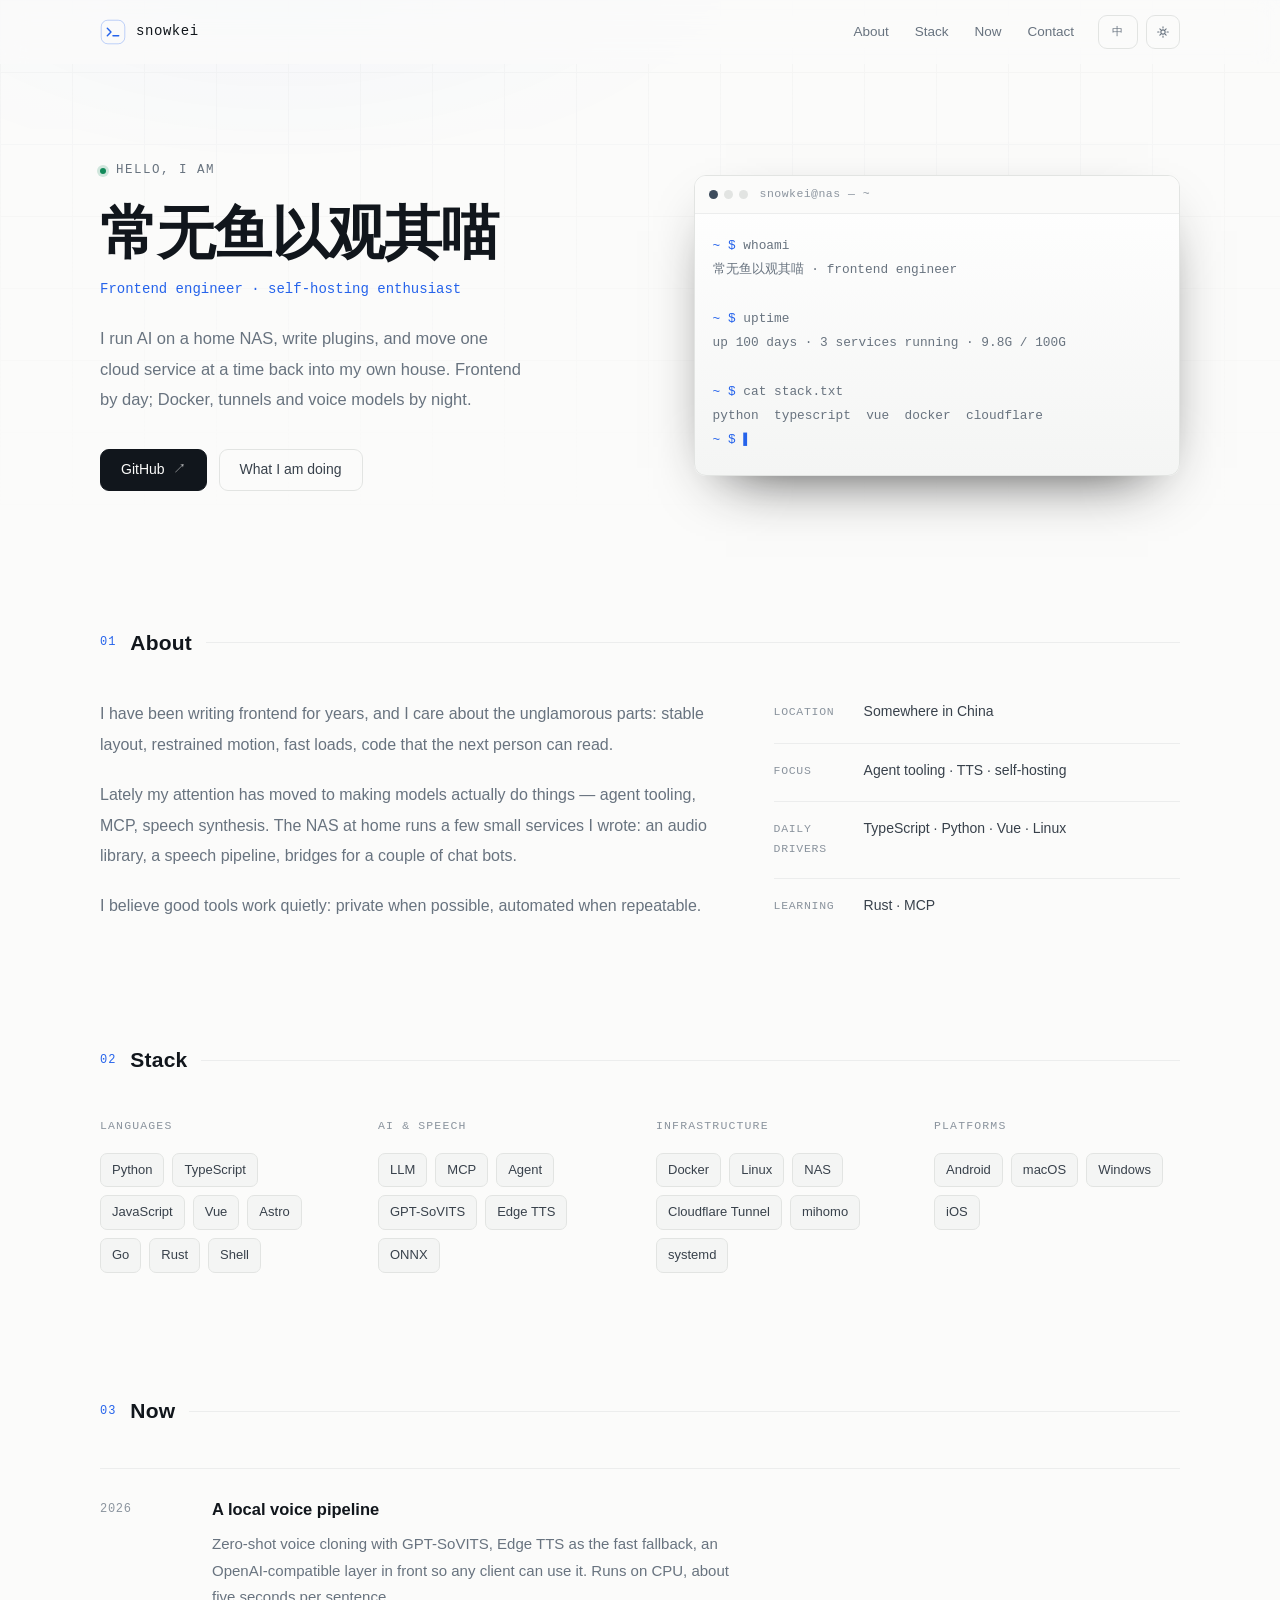
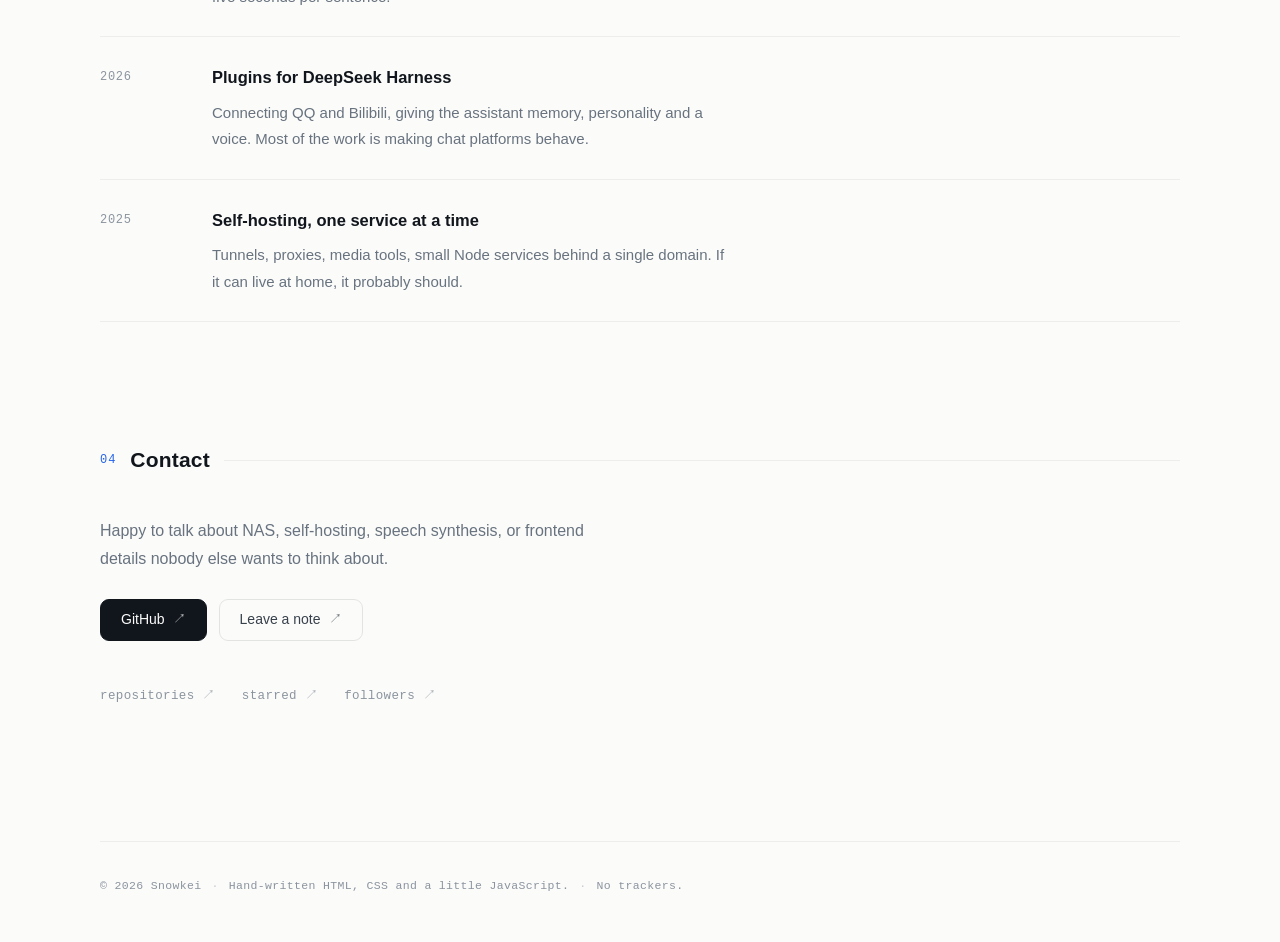
<file: index.html>
<!doctype html>
<html lang="zh-CN" data-theme="dark">
<head>
<meta charset="utf-8">
<meta name="viewport" content="width=device-width, initial-scale=1, viewport-fit=cover">
<title>常无鱼以观其喵 · Snowkei</title>
<meta name="description" content="Snowkei —— 在 NAS 上跑 AI、写插件、做自托管的前端工程师。">
<meta name="author" content="Snowkei">
<meta property="og:title" content="常无鱼以观其喵 · Snowkei">
<meta property="og:description" content="在 NAS 上跑 AI、写插件、做自托管的前端工程师。">
<meta property="og:type" content="website">
<meta name="theme-color" content="#0a0e13">
<link rel="icon" href="assets/mark.svg" type="image/svg+xml">
<script>
  (function () {
    try {
      var t = localStorage.getItem('theme');
      var sys = window.matchMedia('(prefers-color-scheme: light)').matches ? 'light' : 'dark';
      document.documentElement.dataset.theme = t || sys;
      var l = localStorage.getItem('lang');
      if (l) document.documentElement.lang = l === 'en' ? 'en' : 'zh-CN';
    } catch (e) {}
  })();
</script>
<link rel="stylesheet" href="assets/style.css">
</head>
<body>

<header class="nav" id="nav">
  <a class="brand" href="#top" aria-label="回到顶部">
    <svg class="mark" viewBox="0 0 32 32" aria-hidden="true">
      <rect x="1.5" y="1.5" width="29" height="29" rx="8" fill="none" stroke="currentColor" stroke-opacity=".35"/>
      <path d="M9 11.5 13.5 16 9 20.5" fill="none" stroke="currentColor" stroke-width="1.8" stroke-linecap="round" stroke-linejoin="round"/>
      <path d="M16 20.5h7" stroke="currentColor" stroke-width="1.8" stroke-linecap="round"/>
    </svg>
    <span class="brand-name">snowkei</span>
  </a>
  <nav class="nav-links" aria-label="主导航">
    <a href="#about" data-en="About">关于</a>
    <a href="#stack" data-en="Stack">技术栈</a>
    <a href="#now" data-en="Now">现在</a>
    <a href="#contact" data-en="Contact">联系</a>
  </nav>
  <div class="nav-tools">
    <button class="icon-btn" id="langBtn" type="button" aria-label="切换语言 / Switch language" title="中文 / English">
      <span id="langLabel">EN</span>
    </button>
    <button class="icon-btn" id="themeBtn" type="button" aria-label="切换主题 / Toggle theme" title="深浅色">
      <svg viewBox="0 0 24 24" width="16" height="16" aria-hidden="true"><path class="sun" d="M12 4v2m0 12v2m8-8h-2M6 12H4m12.7-4.7-1.4 1.4M8.7 15.3l-1.4 1.4m0-9.4 1.4 1.4m6.6 6.6 1.4 1.4" stroke="currentColor" stroke-width="1.6" stroke-linecap="round"/><circle class="sun" cx="12" cy="12" r="3.2" fill="none" stroke="currentColor" stroke-width="1.6"/><path class="moon" d="M20 14.5A8.5 8.5 0 0 1 9.5 4a8.5 8.5 0 1 0 10.5 10.5Z" fill="none" stroke="currentColor" stroke-width="1.6" stroke-linejoin="round"/></svg>
    </button>
  </div>
</header>

<main id="top">

  <!-- Hero -->
  <section class="hero wrap">
    <div class="hero-copy">
      <p class="eyebrow"><span class="dot"></span> <span data-en="Hello, I am">你好，我是</span></p>
      <h1 class="name">常无鱼以观其喵</h1>
      <p class="role">
        <span data-en="Frontend engineer · self-hosting enthusiast">前端工程师 · 自托管爱好者</span>
      </p>
      <p class="lede" data-en="I run AI on a home NAS, write plugins, and move one cloud service at a time back into my own house. Frontend by day; Docker, tunnels and voice models by night.">
        在一台飞牛 NAS 上跑 AI、写插件，把云服务一个个搬回自己家。白天做前端，晚上和 Docker、隧道、语音模型打交道。
      </p>
      <div class="hero-actions">
        <a class="btn primary" href="https://github.com/Snowkei" target="_blank" rel="noopener">
          GitHub <span class="arrow">↗</span>
        </a>
        <a class="btn ghost" href="#now" data-en="What I am doing">最近在做什么</a>
      </div>
    </div>

    <div class="term" aria-hidden="true">
      <div class="term-bar">
        <span class="tl"><i></i><i></i><i></i></span>
        <span class="term-title">snowkei@nas — ~</span>
      </div>
      <pre class="term-body"><code><span class="prompt">~ $</span> whoami
常无鱼以观其喵 · frontend engineer

<span class="prompt">~ $</span> uptime
up 100 days · 3 services running · 9.8G / 100G

<span class="prompt">~ $</span> cat stack.txt
python  typescript  vue  docker  cloudflare
<span class="prompt">~ $</span> <span class="cursor">▌</span></code></pre>
    </div>
  </section>

  <!-- 01 About -->
  <section class="section wrap" id="about">
    <div class="sec-head">
      <span class="num">01</span>
      <h2 data-en="About">关于</h2>
      <span class="rule"></span>
    </div>
    <div class="two-col">
      <div class="prose">
        <p data-en="I have been writing frontend for years, and I care about the unglamorous parts: stable layout, restrained motion, fast loads, code that the next person can read.">
          写前端有些年头了，在意的是那些不显眼的部分：布局要稳、动效要克制、加载要快，代码要让下一个人看得懂。
        </p>
        <p data-en="Lately my attention has moved to making models actually do things — agent tooling, MCP, speech synthesis. The NAS at home runs a few small services I wrote: an audio library, a speech pipeline, bridges for a couple of chat bots.">
          近几年把兴趣挪到了「让模型真正动手」——Agent 工具链、MCP、语音合成。家里的 NAS 常年跑着几个自己写的小服务：一个音声库、一条语音管线、几个社区机器人的桥。
        </p>
        <p data-en="I believe good tools work quietly: private when possible, automated when repeatable.">
          相信工具应该安静地工作：能私有就私有，能自动化就别手动。
        </p>
      </div>
      <dl class="facts">
        <div><dt data-en="Location">坐标</dt><dd data-en="Somewhere in China">中国 · 某处</dd></div>
        <div><dt data-en="Focus">关注</dt><dd data-en="Agent tooling · TTS · self-hosting">Agent 工具链 · TTS · 自托管</dd></div>
        <div><dt data-en="Daily drivers">常用</dt><dd>TypeScript · Python · Vue · Linux</dd></div>
        <div><dt data-en="Learning">在学</dt><dd>Rust · MCP</dd></div>
      </dl>
    </div>
  </section>

  <!-- 02 Stack -->
  <section class="section wrap" id="stack">
    <div class="sec-head">
      <span class="num">02</span>
      <h2 data-en="Stack">技术栈</h2>
      <span class="rule"></span>
    </div>
    <div class="stack-grid">
      <div class="stack-col">
        <h3 data-en="Languages">语言</h3>
        <ul class="chips">
          <li>Python</li><li>TypeScript</li><li>JavaScript</li><li>Vue</li><li>Astro</li><li>Go</li><li>Rust</li><li>Shell</li>
        </ul>
      </div>
      <div class="stack-col">
        <h3 data-en="AI &amp; Speech">AI 与语音</h3>
        <ul class="chips">
          <li>LLM</li><li>MCP</li><li>Agent</li><li>GPT-SoVITS</li><li>Edge TTS</li><li>ONNX</li>
        </ul>
      </div>
      <div class="stack-col">
        <h3 data-en="Infrastructure">部署与网络</h3>
        <ul class="chips">
          <li>Docker</li><li>Linux</li><li>NAS</li><li>Cloudflare Tunnel</li><li>mihomo</li><li>systemd</li>
        </ul>
      </div>
      <div class="stack-col">
        <h3 data-en="Platforms">平台</h3>
        <ul class="chips">
          <li>Android</li><li>macOS</li><li>Windows</li><li>iOS</li>
        </ul>
      </div>
    </div>
  </section>

  <!-- 03 Now -->
  <section class="section wrap" id="now">
    <div class="sec-head">
      <span class="num">03</span>
      <h2 data-en="Now">现在</h2>
      <span class="rule"></span>
    </div>
    <ul class="timeline">
      <li>
        <span class="when">2026</span>
        <div>
          <h3 data-en="A local voice pipeline">本地语音管线</h3>
          <p data-en="Zero-shot voice cloning with GPT-SoVITS, Edge TTS as the fast fallback, an OpenAI-compatible layer in front so any client can use it. Runs on CPU, about five seconds per sentence.">
            用 GPT-SoVITS 做零样本音色克隆，Edge TTS 兜底快路径，前面套一层 OpenAI 兼容接口，任何客户端都能接。纯 CPU，一句约五秒。
          </p>
        </div>
      </li>
      <li>
        <span class="when">2026</span>
        <div>
          <h3 data-en="Plugins for DeepSeek Harness">DSH 插件</h3>
          <p data-en="Connecting QQ and Bilibili, giving the assistant memory, personality and a voice. Most of the work is making chat platforms behave.">
            把 QQ 和 B 站接进来，给助手记忆、人格和声音。大部分时间花在跟聊天平台讲道理。
          </p>
        </div>
      </li>
      <li>
        <span class="when">2025</span>
        <div>
          <h3 data-en="Self-hosting, one service at a time">自托管，一个服务一个服务地搬</h3>
          <p data-en="Tunnels, proxies, media tools, small Node services behind a single domain. If it can live at home, it probably should.">
            隧道、代理、媒体工具、一堆 Node 小服务，收在同一个域名后面。能住在家里，就别住外面。
          </p>
        </div>
      </li>
    </ul>
  </section>

  <!-- 04 Contact -->
  <section class="section wrap" id="contact">
    <div class="sec-head">
      <span class="num">04</span>
      <h2 data-en="Contact">联系</h2>
      <span class="rule"></span>
    </div>
    <div class="contact">
      <p class="contact-lede" data-en="Happy to talk about NAS, self-hosting, speech synthesis, or frontend details nobody else wants to think about.">
        想聊 NAS、自托管、语音合成，或者那些没人愿意细想的前端细节，都欢迎。
      </p>
      <div class="contact-links">
        <a class="btn primary" href="https://github.com/Snowkei" target="_blank" rel="noopener">GitHub <span class="arrow">↗</span></a>
        <a class="btn ghost" href="https://github.com/Snowkei/Snowkei/issues" target="_blank" rel="noopener"><span data-en="Leave a note">留言</span> <span class="arrow">↗</span></a>
      </div>
      <nav class="links-row" aria-label="GitHub 链接">
        <a href="https://github.com/Snowkei?tab=repositories" target="_blank" rel="noopener">repositories <span class="arrow">↗</span></a>
        <a href="https://github.com/Snowkei?tab=stars" target="_blank" rel="noopener">starred <span class="arrow">↗</span></a>
        <a href="https://github.com/Snowkei?tab=followers" target="_blank" rel="noopener">followers <span class="arrow">↗</span></a>
      </nav>
    </div>
  </section>

</main>

<footer class="footer wrap">
  <span>© <span id="year">2026</span> Snowkei</span>
  <span class="sep">·</span>
  <span data-en="Hand-written HTML, CSS and a little JavaScript.">纯手写 HTML / CSS / 一点点 JavaScript</span>
  <span class="sep">·</span>
  <span data-en="No trackers.">没有追踪</span>
</footer>

<script src="assets/main.js"></script>
</body>
</html>
</file>
<file: assets/style.css>
:root {
  --bg: #0a0e13;
  --bg-soft: #0e141b;
  --bg-raise: #121a23;
  --line: #1b2632;
  --line-soft: #16202a;
  --text: #cfd9e4;
  --text-strong: #eef3f8;
  --muted: #7c8b9b;
  --muted-2: #5d6b7a;
  --accent: #6ea8fe;
  --accent-soft: rgba(110, 168, 254, .12);
  --green: #6ee7a8;
  --mono: ui-monospace, SFMono-Regular, "SF Mono", "JetBrains Mono", Menlo, Consolas, monospace;
  --sans: "Inter", -apple-system, BlinkMacSystemFont, "Segoe UI", "PingFang SC", "Hiragino Sans GB", "Microsoft YaHei", sans-serif;
  --wrap: 1080px;
  --radius: 12px;
  color-scheme: dark;
}

[data-theme="light"] {
  --bg: #fbfbfa;
  --bg-soft: #f4f5f4;
  --bg-raise: #ffffff;
  --line: #e2e4e2;
  --line-soft: #eceded;
  --text: #38414b;
  --text-strong: #11161c;
  --muted: #68737f;
  --muted-2: #8b949e;
  --accent: #2563eb;
  --accent-soft: rgba(37, 99, 235, .08);
  --green: #128a5a;
  color-scheme: light;
}

* { box-sizing: border-box; }

html { scroll-behavior: smooth; }

body {
  margin: 0;
  background: var(--bg);
  color: var(--text);
  font-family: var(--sans);
  font-size: 16px;
  line-height: 1.75;
  -webkit-font-smoothing: antialiased;
  text-rendering: optimizeLegibility;
}

/* very subtle grid, only at the top */
body::before {
  content: "";
  position: fixed;
  inset: 0 0 auto 0;
  height: 520px;
  pointer-events: none;
  z-index: 0;
  background:
    radial-gradient(680px 320px at 22% -8%, var(--accent-soft), transparent 70%),
    linear-gradient(var(--line-soft) 1px, transparent 1px) 0 0 / 100% 72px,
    linear-gradient(90deg, var(--line-soft) 1px, transparent 1px) 0 0 / 72px 100%;
  mask-image: linear-gradient(#000 0%, rgba(0,0,0,.55) 45%, transparent 100%);
  opacity: .5;
}

.wrap {
  width: min(100% - 48px, var(--wrap));
  margin-inline: auto;
  position: relative;
  z-index: 1;
}

a { color: inherit; text-decoration: none; }

/* ---------- nav ---------- */
.nav {
  position: sticky;
  top: 0;
  z-index: 20;
  display: flex;
  align-items: center;
  gap: 24px;
  height: 64px;
  padding: 0 max(24px, calc((100vw - var(--wrap)) / 2));
  background: color-mix(in srgb, var(--bg) 82%, transparent);
  backdrop-filter: saturate(140%) blur(12px);
  -webkit-backdrop-filter: saturate(140%) blur(12px);
  border-bottom: 1px solid transparent;
  transition: border-color .25s ease, background .25s ease;
}
.nav.scrolled { border-bottom-color: var(--line-soft); }

.brand { display: flex; align-items: center; gap: 10px; color: var(--text-strong); }
.mark { width: 26px; height: 26px; color: var(--accent); }
.brand-name { font-family: var(--mono); font-size: 14px; letter-spacing: .04em; }

.nav-links { display: flex; gap: 26px; margin-left: auto; }
.nav-links a {
  font-size: 13.5px;
  color: var(--muted);
  transition: color .18s ease;
  position: relative;
}
.nav-links a:hover { color: var(--text-strong); }
.nav-links a::after {
  content: "";
  position: absolute;
  left: 0; right: 100%; bottom: -6px;
  height: 1px;
  background: var(--accent);
  transition: right .22s ease;
}
.nav-links a:hover::after { right: 0; }

.nav-tools { display: flex; gap: 8px; }
.icon-btn {
  display: inline-flex;
  align-items: center;
  justify-content: center;
  width: 34px; height: 34px;
  border: 1px solid var(--line);
  border-radius: 9px;
  background: transparent;
  color: var(--muted);
  font-family: var(--mono);
  font-size: 11px;
  letter-spacing: .06em;
  cursor: pointer;
  transition: color .18s ease, border-color .18s ease, background .18s ease;
}
.icon-btn:hover { color: var(--text-strong); border-color: var(--muted-2); background: var(--bg-soft); }
#langBtn { width: 40px; }

[data-theme="dark"] .sun { display: none; }
[data-theme="light"] .moon { display: none; }

/* ---------- hero ---------- */
.hero {
  display: grid;
  grid-template-columns: 1.05fr .95fr;
  gap: 56px;
  align-items: center;
  padding: 96px 0 104px;
}

.eyebrow {
  display: flex;
  align-items: center;
  gap: 10px;
  margin: 0 0 18px;
  font-family: var(--mono);
  font-size: 12.5px;
  letter-spacing: .12em;
  text-transform: uppercase;
  color: var(--muted);
}
.dot {
  width: 6px; height: 6px;
  border-radius: 50%;
  background: var(--green);
  box-shadow: 0 0 0 3px color-mix(in srgb, var(--green) 18%, transparent);
}

.name {
  margin: 0 0 10px;
  font-size: clamp(34px, 5.2vw, 58px);
  line-height: 1.15;
  letter-spacing: -.02em;
  font-weight: 650;
  color: var(--text-strong);
}

.role {
  margin: 0 0 22px;
  font-family: var(--mono);
  font-size: 14px;
  color: var(--accent);
}

.lede {
  margin: 0 0 34px;
  max-width: 46ch;
  color: var(--muted);
  font-size: 16.5px;
  line-height: 1.85;
}

.hero-actions { display: flex; flex-wrap: wrap; gap: 12px; }

.btn {
  display: inline-flex;
  align-items: center;
  gap: 8px;
  height: 42px;
  padding: 0 20px;
  border-radius: 9px;
  border: 1px solid var(--line);
  font-size: 14px;
  font-weight: 500;
  color: var(--text);
  transition: transform .16s ease, border-color .18s ease, background .18s ease, color .18s ease;
}
.btn:hover { transform: translateY(-1px); }
.btn.primary {
  background: var(--text-strong);
  border-color: var(--text-strong);
  color: var(--bg);
}
[data-theme="light"] .btn.primary { background: #11161c; border-color: #11161c; color: #fbfbfa; }
.btn.primary:hover { background: var(--accent); border-color: var(--accent); color: #fff; }
.btn.ghost:hover { border-color: var(--accent); color: var(--text-strong); background: var(--accent-soft); }
.arrow { font-size: 13px; opacity: .7; }

/* terminal */
.term {
  border: 1px solid var(--line);
  border-radius: var(--radius);
  background: linear-gradient(180deg, var(--bg-raise), var(--bg-soft));
  box-shadow: 0 24px 60px -32px rgba(0, 0, 0, .9), inset 0 1px 0 rgba(255,255,255,.03);
  overflow: hidden;
  font-family: var(--mono);
  font-size: 12.8px;
  line-height: 1.9;
}
.term-bar {
  display: flex;
  align-items: center;
  gap: 12px;
  height: 38px;
  padding: 0 14px;
  border-bottom: 1px solid var(--line-soft);
  background: var(--bg);
}
.tl { display: inline-flex; gap: 6px; }
.tl i { width: 9px; height: 9px; border-radius: 50%; background: var(--line); display: block; }
.tl i:first-child { background: #3d4b5c; }
.term-title { color: var(--muted-2); font-size: 11.5px; letter-spacing: .04em; }
.term-body {
  margin: 0;
  padding: 20px 18px 22px;
  color: var(--muted);
  overflow-x: auto;
}
.term-body code { font-family: inherit; }
.prompt { color: var(--accent); }
.cursor { color: var(--accent); animation: blink 1.15s steps(1) infinite; }
@keyframes blink { 50% { opacity: 0; } }

/* ---------- sections ---------- */
.section { padding: 30px 0 90px; scroll-margin-top: 76px; }

.sec-head {
  display: flex;
  align-items: center;
  gap: 14px;
  margin-bottom: 38px;
}
.num {
  font-family: var(--mono);
  font-size: 12px;
  color: var(--accent);
  letter-spacing: .08em;
}
.sec-head h2 {
  margin: 0;
  font-size: 21px;
  font-weight: 600;
  letter-spacing: .01em;
  color: var(--text-strong);
}
.rule { flex: 1; height: 1px; background: var(--line-soft); }

.two-col {
  display: grid;
  grid-template-columns: 1.5fr 1fr;
  gap: 64px;
}

.prose p {
  margin: 0 0 20px;
  color: var(--muted);
  font-size: 16px;
  line-height: 1.9;
}
.prose p:last-child { margin-bottom: 0; }

.facts { margin: 0; display: grid; gap: 14px; }
.facts > div {
  display: grid;
  grid-template-columns: 78px 1fr;
  gap: 12px;
  padding-bottom: 14px;
  border-bottom: 1px solid var(--line-soft);
}
.facts > div:last-child { border-bottom: 0; padding-bottom: 0; }
.facts dt {
  font-family: var(--mono);
  font-size: 11.5px;
  letter-spacing: .06em;
  color: var(--muted-2);
  text-transform: uppercase;
  padding-top: 3px;
}
.facts dd { margin: 0; font-size: 14px; color: var(--text); }

/* stack */
.stack-grid {
  display: grid;
  grid-template-columns: repeat(4, 1fr);
  gap: 40px 32px;
}
.stack-col h3 {
  margin: 0 0 16px;
  font-family: var(--mono);
  font-size: 11.5px;
  font-weight: 500;
  letter-spacing: .1em;
  text-transform: uppercase;
  color: var(--muted-2);
}
.chips { list-style: none; margin: 0; padding: 0; display: flex; flex-wrap: wrap; gap: 8px; }
.chips li {
  padding: 5px 11px;
  border: 1px solid var(--line);
  border-radius: 7px;
  background: var(--bg-soft);
  font-size: 13px;
  color: var(--text);
  transition: border-color .18s ease, color .18s ease;
}
.chips li:hover { border-color: color-mix(in srgb, var(--accent) 45%, var(--line)); color: var(--text-strong); }

/* timeline */
.timeline { list-style: none; margin: 0; padding: 0; }
.timeline li {
  display: grid;
  grid-template-columns: 84px 1fr;
  gap: 28px;
  padding: 26px 0;
  border-top: 1px solid var(--line-soft);
}
.timeline li:last-child { border-bottom: 1px solid var(--line-soft); }
.when {
  font-family: var(--mono);
  font-size: 12px;
  color: var(--muted-2);
  padding-top: 4px;
  letter-spacing: .06em;
}
.timeline h3 {
  margin: 0 0 8px;
  font-size: 16.5px;
  font-weight: 600;
  color: var(--text-strong);
}
.timeline p { margin: 0; color: var(--muted); font-size: 15px; max-width: 62ch; }

/* contact */
.contact-lede { margin: 0 0 26px; max-width: 60ch; color: var(--muted); }
.contact-links { display: flex; flex-wrap: wrap; gap: 12px; margin-bottom: 44px; }
.links-row { display: flex; flex-wrap: wrap; gap: 8px 26px; }
.links-row a {
  font-family: var(--mono);
  font-size: 12.5px;
  letter-spacing: .03em;
  color: var(--muted-2);
  padding-bottom: 2px;
  border-bottom: 1px solid transparent;
  transition: color .18s ease, border-color .18s ease;
}
.links-row a:hover { color: var(--text-strong); border-bottom-color: var(--accent); }

/* footer */
.footer {
  display: flex;
  flex-wrap: wrap;
  align-items: center;
  gap: 10px;
  padding: 34px 0 46px;
  margin-top: 40px;
  border-top: 1px solid var(--line-soft);
  font-family: var(--mono);
  font-size: 11.5px;
  color: var(--muted-2);
  letter-spacing: .03em;
}
.sep { opacity: .45; }

/* ---------- responsive ---------- */
@media (max-width: 900px) {
  .hero { grid-template-columns: 1fr; gap: 40px; padding: 64px 0 72px; }
  .two-col { grid-template-columns: 1fr; gap: 40px; }
  .stack-grid { grid-template-columns: repeat(2, 1fr); }
  .nav-links { display: none; }
}

@media (max-width: 520px) {
  .wrap { width: calc(100% - 32px); }
  .nav { padding-inline: 16px; height: 58px; }
  .name { font-size: 32px; }
  .stack-grid { grid-template-columns: 1fr; gap: 28px; }
  .timeline li { grid-template-columns: 1fr; gap: 6px; padding: 22px 0; }
  .facts > div { grid-template-columns: 68px 1fr; }
  .term { font-size: 11.8px; }
  .footer { font-size: 11px; }
}

@media (prefers-reduced-motion: reduce) {
  html { scroll-behavior: auto; }
  .cursor { animation: none; }
  .btn { transition: none; }
}
</file>
